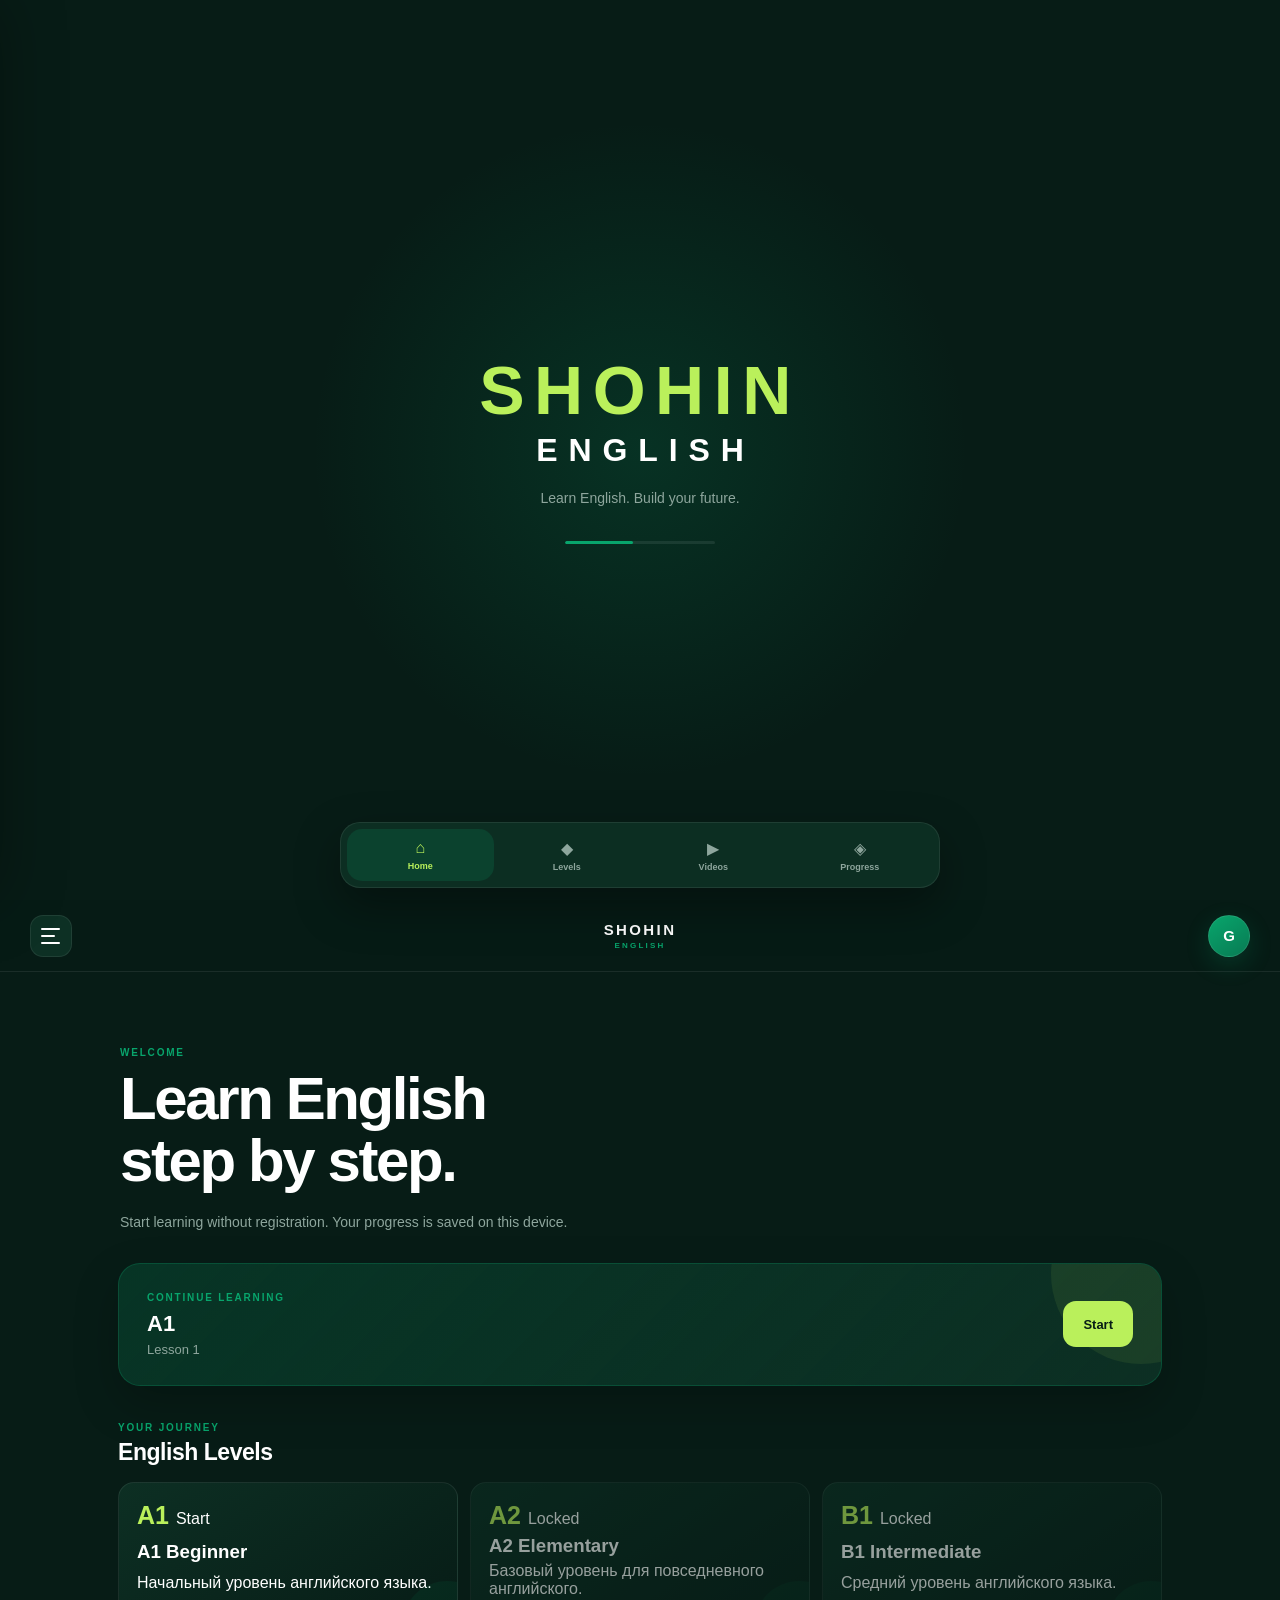
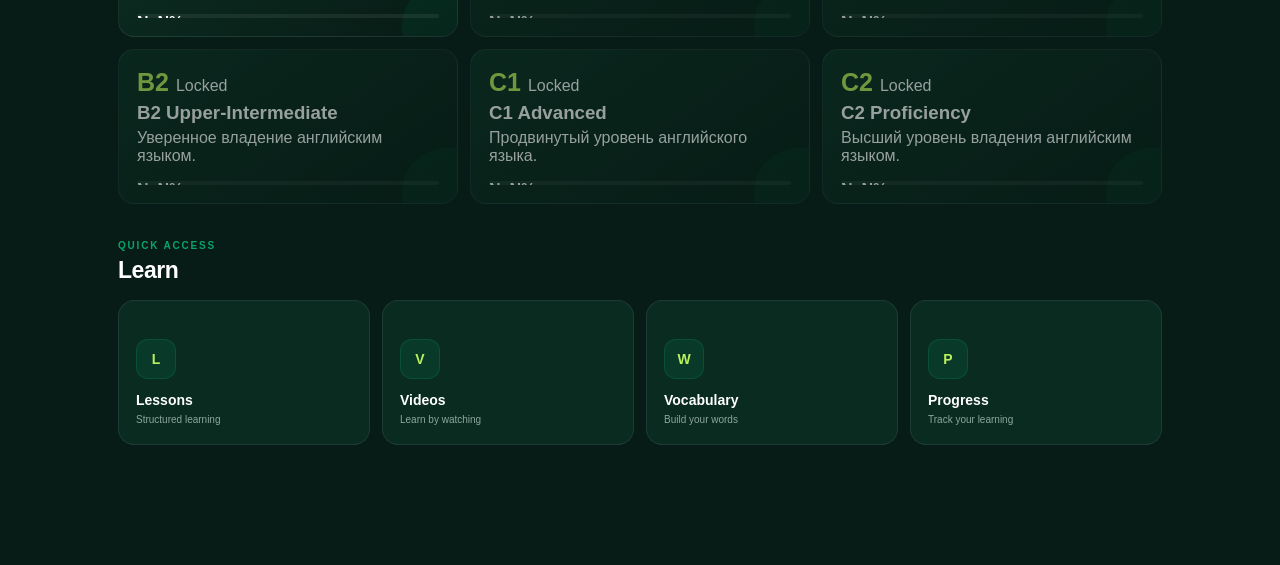
<file: index.html>
<!DOCTYPE html>
<html lang="en">
<head>
    <meta charset="UTF-8">

    <meta
        name="viewport"
        content="width=device-width, initial-scale=1.0, maximum-scale=1.0, user-scalable=no"
    >

    <meta
        name="theme-color"
        content="#071c16"
    >

    <meta
        name="description"
        content="SHOHIN ENGLISH — Learn English from Beginner to Proficiency"
    >

    <title>SHOHIN ENGLISH</title>

    <link rel="manifest" href="manifest.json">

    <link rel="stylesheet" href="css/style.css">
    <link rel="stylesheet" href="css/components.css">
</head>

<body>

    <!-- =====================================================
         SHOHIN ENGLISH
         USER APP
         No login required at the beginning
         ===================================================== -->

    <div id="app">

        <!-- ================= SPLASH ================= -->

        <section id="splash-screen" class="screen active">

            <div class="splash-content">

                <div class="brand-logo">
                    SHOHIN
                </div>

                <div class="brand-title">
                    ENGLISH
                </div>

                <p class="brand-subtitle">
                    Learn English. Build your future.
                </p>

                <div class="loading-line">
                    <div class="loading-progress"></div>
                </div>

            </div>

        </section>


        <!-- ================= MAIN APP ================= -->

        <section id="main-screen" class="screen">

            <!-- HEADER -->

            <header class="app-header">

                <button
                    id="menu-button"
                    class="icon-button"
                    type="button"
                    aria-label="Open menu"
                >
                    <span></span>
                    <span></span>
                    <span></span>
                </button>

                <div class="header-brand">
                    <strong>SHOHIN</strong>
                    <span>ENGLISH</span>
                </div>

                <button
                    id="profile-button"
                    class="profile-button"
                    type="button"
                    aria-label="Profile"
                >
                    G
                </button>

            </header>


            <!-- HOME -->

            <main id="home-view" class="view active">

                <section class="welcome-section">

                    <p class="eyebrow">
                        WELCOME
                    </p>

                    <h1>
                        Learn English<br>
                        step by step.
                    </h1>

                    <p class="welcome-text">
                        Start learning without registration.
                        Your progress is saved on this device.
                    </p>

                </section>


                <!-- CONTINUE LEARNING -->

                <section class="continue-card">

                    <div class="continue-info">

                        <span class="small-label">
                            CONTINUE LEARNING
                        </span>

                        <h2 id="continue-level">
                            A1 Beginner
                        </h2>

                        <p id="continue-lesson">
                            Start your first lesson
                        </p>

                    </div>

                    <button
                        id="continue-button"
                        class="primary-button"
                        type="button"
                    >
                        Start
                    </button>

                </section>


                <!-- LEVELS -->

                <section class="content-section">

                    <div class="section-heading">

                        <div>
                            <span class="small-label">
                                YOUR JOURNEY
                            </span>

                            <h2>
                                English Levels
                            </h2>
                        </div>

                    </div>


                    <div
                        id="levels-container"
                        class="levels-grid"
                    >

                        <!-- Levels are loaded by JavaScript -->

                    </div>

                </section>


                <!-- QUICK ACCESS -->

                <section class="content-section">

                    <div class="section-heading">

                        <div>
                            <span class="small-label">
                                QUICK ACCESS
                            </span>

                            <h2>
                                Learn
                            </h2>
                        </div>

                    </div>


                    <div class="quick-grid">

                        <button
                            class="quick-card"
                            data-action="lessons"
                            type="button"
                        >
                            <span class="quick-icon">
                                L
                            </span>

                            <strong>
                                Lessons
                            </strong>

                            <small>
                                Structured learning
                            </small>
                        </button>


                        <button
                            class="quick-card"
                            data-action="videos"
                            type="button"
                        >
                            <span class="quick-icon">
                                V
                            </span>

                            <strong>
                                Videos
                            </strong>

                            <small>
                                Learn by watching
                            </small>
                        </button>


                        <button
                            class="quick-card"
                            data-action="vocabulary"
                            type="button"
                        >
                            <span class="quick-icon">
                                W
                            </span>

                            <strong>
                                Vocabulary
                            </strong>

                            <small>
                                Build your words
                            </small>
                        </button>


                        <button
                            class="quick-card"
                            data-action="progress"
                            type="button"
                        >
                            <span class="quick-icon">
                                P
                            </span>

                            <strong>
                                Progress
                            </strong>

                            <small>
                                Track your learning
                            </small>
                        </button>

                    </div>

                </section>

            </main>


            <!-- ================= LEVEL VIEW ================= -->

            <main
                id="level-view"
                class="view"
                hidden
            >

                <div class="page-header">

                    <button
                        class="back-button"
                        data-back="home"
                        type="button"
                    >
                        ←
                    </button>

                    <div>
                        <span
                            id="level-code"
                            class="small-label"
                        >
                            A1
                        </span>

                        <h1 id="level-title">
                            Beginner
                        </h1>
                    </div>

                </div>


                <!-- LEVEL PROGRESS -->

                <section class="level-progress-card">

                    <div class="progress-top">

                        <span>
                            Level progress
                        </span>

                        <strong id="level-progress-text">
                            0%
                        </strong>

                    </div>

                    <div class="progress-bar">
                        <div
                            id="level-progress-bar"
                            class="progress-fill"
                        ></div>
                    </div>

                </section>


                <!-- LEVEL TABS -->

                <nav class="level-tabs">

                    <button
                        class="level-tab active"
                        data-level-tab="lessons"
                        type="button"
                    >
                        Lessons
                    </button>

                    <button
                        class="level-tab"
                        data-level-tab="videos"
                        type="button"
                    >
                        Videos
                    </button>

                    <button
                        class="level-tab"
                        data-level-tab="vocabulary"
                        type="button"
                    >
                        Vocabulary
                    </button>

                </nav>


                <!-- LESSONS TAB -->

                <section
                    id="level-lessons-tab"
                    class="level-tab-content active"
                >

                    <div
                        id="lessons-container"
                        class="lesson-list"
                    >
                        <!-- Lessons loaded here -->
                    </div>

                </section>


                <!-- VIDEOS TAB -->

                <section
                    id="level-videos-tab"
                    class="level-tab-content"
                    hidden
                >

                    <div class="section-intro">

                        <span class="small-label">
                            VIDEO LESSONS
                        </span>

                        <h2>
                            Learn through video
                        </h2>

                        <p>
                            Videos for this level will appear here.
                        </p>

                    </div>


                    <div
                        id="videos-container"
                        class="video-list"
                    >
                        <!-- Videos loaded here -->
                    </div>

                </section>


                <!-- VOCABULARY TAB -->

                <section
                    id="level-vocabulary-tab"
                    class="level-tab-content"
                    hidden
                >

                    <div class="section-intro">

                        <span class="small-label">
                            VOCABULARY
                        </span>

                        <h2>
                            Words for this level
                        </h2>

                        <p>
                            Vocabulary will be connected to lessons.
                        </p>

                    </div>


                    <div
                        id="vocabulary-container"
                        class="vocabulary-list"
                    >
                        <!-- Vocabulary loaded here -->
                    </div>

                </section>

            </main>


            <!-- ================= LESSON VIEW ================= -->

            <main
                id="lesson-view"
                class="view"
                hidden
            >

                <div class="page-header">

                    <button
                        class="back-button"
                        data-back="level"
                        type="button"
                    >
                        ←
                    </button>

                    <div>
                        <span
                            id="lesson-level"
                            class="small-label"
                        >
                            A1
                        </span>

                        <h1 id="lesson-title">
                            Lesson
                        </h1>
                    </div>

                </div>


                <section
                    id="lesson-player"
                    class="lesson-player"
                >

                    <div class="lesson-placeholder">

                        <span class="placeholder-number">
                            01
                        </span>

                        <h2>
                            Lesson content
                        </h2>

                        <p>
                            Lesson content will be added
                            through the Admin Panel.
                        </p>

                    </div>

                </section>

            </main>


            <!-- ================= VIDEO VIEW ================= -->

            <main
                id="video-view"
                class="view"
                hidden
            >

                <div class="page-header">

                    <button
                        class="back-button"
                        data-back="level"
                        type="button"
                    >
                        ←
                    </button>

                    <div>
                        <span
                            id="video-level"
                            class="small-label"
                        >
                            A1
                        </span>

                        <h1 id="video-title">
                            Video
                        </h1>
                    </div>

                </div>


                <section class="video-player">

                    <div
                        id="video-player-container"
                        class="video-player-container"
                    >

                        <div class="video-placeholder">
                            Video will appear here
                        </div>

                    </div>

                    <div class="video-information">

                        <h2 id="video-name">
                            Video lesson
                        </h2>

                        <p id="video-description">
                            Video description
                        </p>

                    </div>

                </section>

            </main>


            <!-- ================= PROGRESS VIEW ================= -->

            <main
                id="progress-view"
                class="view"
                hidden
            >

                <div class="page-header">

                    <button
                        class="back-button"
                        data-back="home"
                        type="button"
                    >
                        ←
                    </button>

                    <div>

                        <span class="small-label">
                            YOUR ACTIVITY
                        </span>

                        <h1>
                            Progress
                        </h1>

                    </div>

                </div>


                <section class="stats-grid">

                    <div class="stat-card">

                        <span>
                            Lessons
                        </span>

                        <strong id="stat-lessons">
                            0
                        </strong>

                    </div>


                    <div class="stat-card">

                        <span>
                            Videos
                        </span>

                        <strong id="stat-videos">
                            0
                        </strong>

                    </div>


                    <div class="stat-card">

                        <span>
                            Words
                        </span>

                        <strong id="stat-words">
                            0
                        </strong>

                    </div>


                    <div class="stat-card">

                        <span>
                            Days
                        </span>

                        <strong id="stat-days">
                            0
                        </strong>

                    </div>

                </section>

            </main>


            <!-- ================= MENU ================= -->

            <aside
                id="side-menu"
                class="side-menu"
                aria-hidden="true"
            >

                <div class="menu-header">

                    <div class="menu-brand">
                        <strong>SHOHIN</strong>
                        <span>ENGLISH</span>
                    </div>

                    <button
                        id="close-menu"
                        class="close-button"
                        type="button"
                        aria-label="Close menu"
                    >
                        ×
                    </button>

                </div>


                <nav class="menu-navigation">

                    <button
                        data-menu-action="home"
                        type="button"
                    >
                        Home
                    </button>

                    <button
                        data-menu-action="levels"
                        type="button"
                    >
                        Levels
                    </button>

                    <button
                        data-menu-action="videos"
                        type="button"
                    >
                        Videos
                    </button>

                    <button
                        data-menu-action="vocabulary"
                        type="button"
                    >
                        Vocabulary
                    </button>

                    <button
                        data-menu-action="progress"
                        type="button"
                    >
                        My Progress
                    </button>

                </nav>


                <div class="menu-footer">

                    <span>
                        SHOHIN ENGLISH
                    </span>

                    <small>
                        Learn without limits.
                    </small>

                </div>

            </aside>


            <div
                id="menu-overlay"
                class="menu-overlay"
                hidden
            ></div>


            <!-- ================= BOTTOM NAV ================= -->

            <nav class="bottom-navigation">

                <button
                    class="bottom-nav-item active"
                    data-nav="home"
                    type="button"
                >
                    <span>⌂</span>
                    <small>Home</small>
                </button>


                <button
                    class="bottom-nav-item"
                    data-nav="levels"
                    type="button"
                >
                    <span>◆</span>
                    <small>Levels</small>
                </button>


                <button
                    class="bottom-nav-item"
                    data-nav="videos"
                    type="button"
                >
                    <span>▶</span>
                    <small>Videos</small>
                </button>


                <button
                    class="bottom-nav-item"
                    data-nav="progress"
                    type="button"
                >
                    <span>◈</span>
                    <small>Progress</small>
                </button>

            </nav>

        </section>

    </div>


    <!-- ================= JAVASCRIPT ================= -->

    <script src="js/storage.js"></script>
    <script src="js/levels.js"></script>
    <script src="js/lessons.js"></script>
    <script src="js/lesson-player.js"></script>
    <script src="js/exercises.js"></script>
    <script src="js/tests.js"></script>
    <script src="js/progress.js"></script>
    <script src="js/app.js"></script>

</body>
</html>
</file>
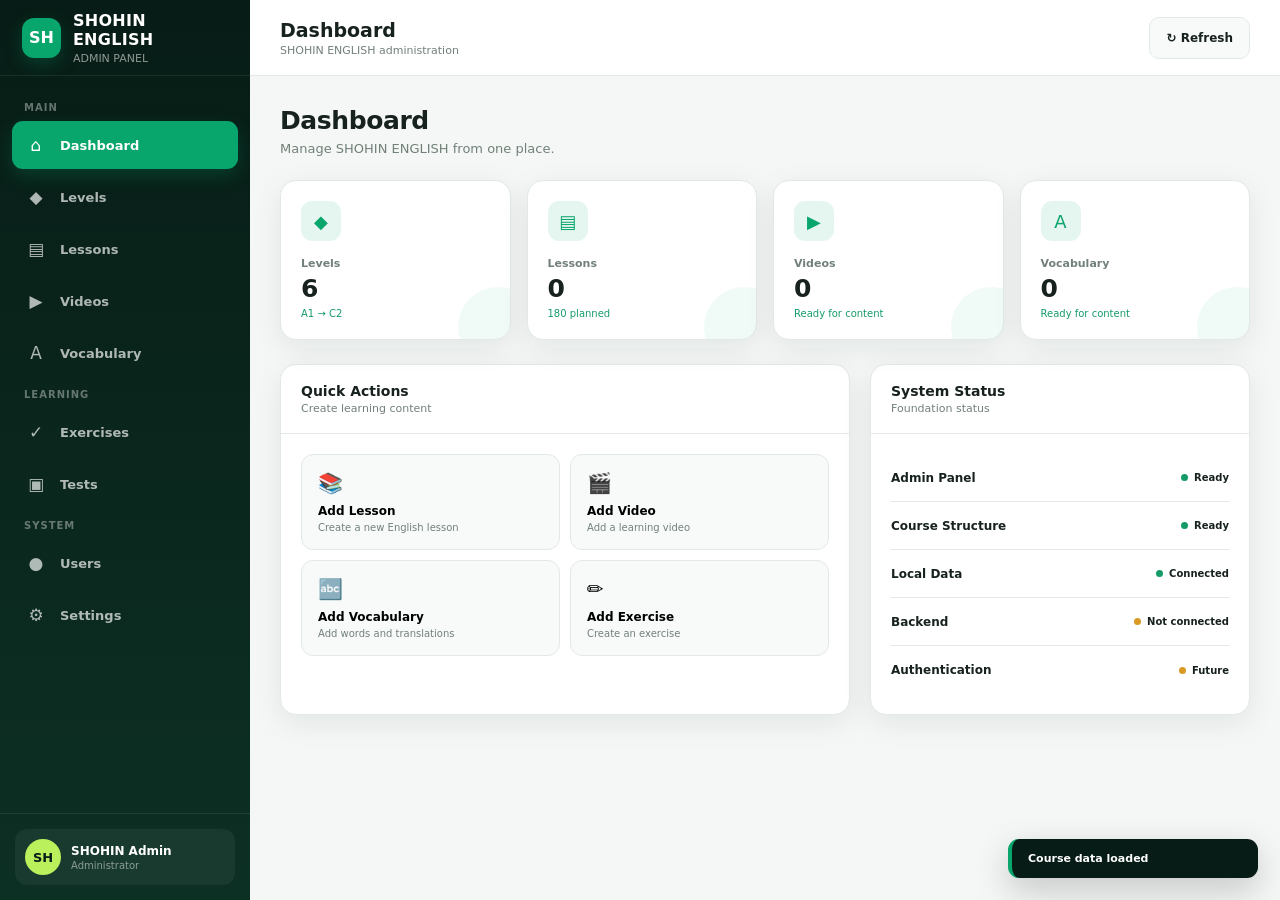
<file: ADMIN/index.html>
<!DOCTYPE html>
<html lang="en">
<head>
    <meta charset="UTF-8">

    <meta
        name="viewport"
        content="width=device-width, initial-scale=1.0"
    >

    <meta
        name="theme-color"
        content="#071c16"
    >

    <title>SHOHIN ENGLISH — Admin</title>

    <link
        rel="stylesheet"
        href="css/admin.css"
    >
</head>

<body>

<div class="admin-layout">

    <!-- =====================================================
         SIDEBAR
         ===================================================== -->

    <aside class="admin-sidebar">

        <div class="sidebar-brand">

            <div class="brand-mark">
                SH
            </div>

            <div class="brand-text">

                <div class="brand-title">
                    SHOHIN ENGLISH
                </div>

                <div class="brand-subtitle">
                    ADMIN PANEL
                </div>

            </div>

        </div>


        <nav class="sidebar-nav">

            <div class="nav-label">
                Main
            </div>

            <button
                class="sidebar-link active"
                data-section="dashboard"
            >
                <span class="nav-icon">⌂</span>
                <span class="nav-text">Dashboard</span>
            </button>


            <button
                class="sidebar-link"
                data-section="levels"
            >
                <span class="nav-icon">◆</span>
                <span class="nav-text">Levels</span>
            </button>


            <button
                class="sidebar-link"
                data-section="lessons"
            >
                <span class="nav-icon">▤</span>
                <span class="nav-text">Lessons</span>
            </button>


            <button
                class="sidebar-link"
                data-section="videos"
            >
                <span class="nav-icon">▶</span>
                <span class="nav-text">Videos</span>
            </button>


            <button
                class="sidebar-link"
                data-section="vocabulary"
            >
                <span class="nav-icon">A</span>
                <span class="nav-text">Vocabulary</span>
            </button>


            <div class="nav-label">
                Learning
            </div>


            <button
                class="sidebar-link"
                data-section="exercises"
            >
                <span class="nav-icon">✓</span>
                <span class="nav-text">Exercises</span>
            </button>


            <button
                class="sidebar-link"
                data-section="tests"
            >
                <span class="nav-icon">▣</span>
                <span class="nav-text">Tests</span>
            </button>


            <div class="nav-label">
                System
            </div>


            <button
                class="sidebar-link"
                data-section="users"
            >
                <span class="nav-icon">●</span>
                <span class="nav-text">Users</span>
            </button>


            <button
                class="sidebar-link"
                data-section="settings"
            >
                <span class="nav-icon">⚙</span>
                <span class="nav-text">Settings</span>
            </button>

        </nav>


        <div class="sidebar-footer">

            <div class="admin-user">

                <div class="admin-avatar">
                    SH
                </div>

                <div class="admin-user-info">

                    <div class="admin-user-name">
                        SHOHIN Admin
                    </div>

                    <div class="admin-user-role">
                        Administrator
                    </div>

                </div>

            </div>

        </div>

    </aside>


    <!-- =====================================================
         SIDEBAR OVERLAY
         ===================================================== -->

    <div class="sidebar-overlay"></div>


    <!-- =====================================================
         MAIN
         ===================================================== -->

    <main class="admin-main">


        <!-- =================================================
             HEADER
             ================================================= -->

        <header class="admin-header">

            <div class="header-left">

                <button
                    class="mobile-menu-btn"
                    data-mobile-menu
                    aria-label="Open menu"
                >
                    ☰
                </button>


                <div>

                    <div
                        class="header-title"
                        data-admin-title
                    >
                        Dashboard
                    </div>

                    <div
                        class="header-subtitle"
                        data-admin-subtitle
                    >
                        SHOHIN ENGLISH administration
                    </div>

                </div>

            </div>


            <div class="header-actions">

                <button
                    class="btn btn-secondary"
                    data-action="refresh-data"
                >
                    ↻ Refresh
                </button>

            </div>

        </header>


        <!-- =================================================
             CONTENT
             ================================================= -->

        <div class="admin-content">


            <!-- =================================================
                 DASHBOARD
                 ================================================= -->

            <section
                class="admin-section active"
                id="dashboard-section"
            >

                <div class="page-heading">

                    <div>

                        <h1>
                            Dashboard
                        </h1>

                        <p>
                            Manage SHOHIN ENGLISH from one place.
                        </p>

                    </div>

                </div>


                <!-- STATS -->

                <div class="stats-grid">


                    <div class="stat-card">

                        <div class="stat-top">

                            <div class="stat-icon">
                                ◆
                            </div>

                        </div>

                        <div class="stat-label">
                            Levels
                        </div>

                        <div
                            class="stat-value"
                            data-stat-levels
                        >
                            6
                        </div>

                        <div class="stat-change">
                            A1 → C2
                        </div>

                    </div>


                    <div class="stat-card">

                        <div class="stat-top">

                            <div class="stat-icon">
                                ▤
                            </div>

                        </div>

                        <div class="stat-label">
                            Lessons
                        </div>

                        <div
                            class="stat-value"
                            data-stat-lessons
                        >
                            0
                        </div>

                        <div class="stat-change">
                            180 planned
                        </div>

                    </div>


                    <div class="stat-card">

                        <div class="stat-top">

                            <div class="stat-icon">
                                ▶
                            </div>

                        </div>

                        <div class="stat-label">
                            Videos
                        </div>

                        <div
                            class="stat-value"
                            data-stat-videos
                        >
                            0
                        </div>

                        <div class="stat-change">
                            Ready for content
                        </div>

                    </div>


                    <div class="stat-card">

                        <div class="stat-top">

                            <div class="stat-icon">
                                A
                            </div>

                        </div>

                        <div class="stat-label">
                            Vocabulary
                        </div>

                        <div
                            class="stat-value"
                            data-stat-vocabulary
                        >
                            0
                        </div>

                        <div class="stat-change">
                            Ready for content
                        </div>

                    </div>

                </div>


                <!-- DASHBOARD GRID -->

                <div class="dashboard-grid">


                    <!-- QUICK ACTIONS -->

                    <div class="admin-card">

                        <div class="card-header">

                            <div>

                                <div class="card-title">
                                    Quick Actions
                                </div>

                                <div class="card-subtitle">
                                    Create learning content
                                </div>

                            </div>

                        </div>


                        <div class="card-body">

                            <div class="quick-actions">


                                <button
                                    class="quick-action"
                                    data-action="add-lesson"
                                >

                                    <div class="quick-action-icon">
                                        📚
                                    </div>

                                    <div class="quick-action-title">
                                        Add Lesson
                                    </div>

                                    <div class="quick-action-description">
                                        Create a new English lesson
                                    </div>

                                </button>


                                <button
                                    class="quick-action"
                                    data-action="add-video"
                                >

                                    <div class="quick-action-icon">
                                        🎬
                                    </div>

                                    <div class="quick-action-title">
                                        Add Video
                                    </div>

                                    <div class="quick-action-description">
                                        Add a learning video
                                    </div>

                                </button>


                                <button
                                    class="quick-action"
                                    data-action="add-vocabulary"
                                >

                                    <div class="quick-action-icon">
                                        🔤
                                    </div>

                                    <div class="quick-action-title">
                                        Add Vocabulary
                                    </div>

                                    <div class="quick-action-description">
                                        Add words and translations
                                    </div>

                                </button>


                                <button
                                    class="quick-action"
                                    data-action="add-exercise"
                                >

                                    <div class="quick-action-icon">
                                        ✏️
                                    </div>

                                    <div class="quick-action-title">
                                        Add Exercise
                                    </div>

                                    <div class="quick-action-description">
                                        Create an exercise
                                    </div>

                                </button>


                            </div>

                        </div>

                    </div>


                    <!-- SYSTEM STATUS -->

                    <div class="admin-card">

                        <div class="card-header">

                            <div>

                                <div class="card-title">
                                    System Status
                                </div>

                                <div class="card-subtitle">
                                    Foundation status
                                </div>

                            </div>

                        </div>


                        <div class="card-body">

                            <div class="status-list">


                                <div class="status-row">

                                    <div class="status-name">
                                        Admin Panel
                                    </div>

                                    <div class="status-value">

                                        <span class="status-dot"></span>

                                        Ready

                                    </div>

                                </div>


                                <div class="status-row">

                                    <div class="status-name">
                                        Course Structure
                                    </div>

                                    <div class="status-value">

                                        <span class="status-dot"></span>

                                        Ready

                                    </div>

                                </div>


                                <div class="status-row">

                                    <div class="status-name">
                                        Local Data
                                    </div>

                                    <div class="status-value">

                                        <span class="status-dot"></span>

                                        Connected

                                    </div>

                                </div>


                                <div class="status-row">

                                    <div class="status-name">
                                        Backend
                                    </div>

                                    <div class="status-value">

                                        <span class="status-dot warning"></span>

                                        Not connected

                                    </div>

                                </div>


                                <div class="status-row">

                                    <div class="status-name">
                                        Authentication
                                    </div>

                                    <div class="status-value">

                                        <span class="status-dot warning"></span>

                                        Future

                                    </div>

                                </div>


                            </div>

                        </div>

                    </div>

                </div>

            </section>


            <!-- =================================================
                 LEVELS
                 ================================================= -->

            <section
                class="admin-section"
                id="levels-section"
            >

                <div class="page-heading">

                    <div>

                        <h1>
                            Levels
                        </h1>

                        <p>
                            Manage the six CEFR levels.
                        </p>

                    </div>

                </div>


                <div
                    class="levels-grid"
                    data-levels-list
                ></div>

            </section>


            <!-- =================================================
                 LESSONS
                 ================================================= -->

            <section
                class="admin-section"
                id="lessons-section"
            >

                <div class="page-heading">

                    <div>

                        <h1>
                            Lessons
                        </h1>

                        <p>
                            Manage all 180 planned lessons.
                        </p>

                    </div>


                    <button
                        class="btn btn-primary"
                        data-action="add-lesson"
                    >
                        + Add Lesson
                    </button>

                </div>


                <div
                    class="admin-card"
                    data-lessons-table
                ></div>

            </section>


            <!-- =================================================
                 VIDEOS
                 ================================================= -->

            <section
                class="admin-section"
                id="videos-section"
            >

                <div class="page-heading">

                    <div>

                        <h1>
                            Videos
                        </h1>

                        <p>
                            Manage learning videos by level and lesson.
                        </p>

                    </div>


                    <button
                        class="btn btn-primary"
                        data-action="add-video"
                    >
                        + Add Video
                    </button>

                </div>


                <div
                    class="admin-card"
                    data-videos-table
                ></div>

            </section>


            <!-- =================================================
                 VOCABULARY
                 ================================================= -->

            <section
                class="admin-section"
                id="vocabulary-section"
            >

                <div class="page-heading">

                    <div>

                        <h1>
                            Vocabulary
                        </h1>

                        <p>
                            Manage English words and translations.
                        </p>

                    </div>


                    <button
                        class="btn btn-primary"
                        data-action="add-vocabulary"
                    >
                        + Add Word
                    </button>

                </div>


                <div
                    class="admin-card"
                    data-vocabulary-table
                ></div>

            </section>


            <!-- =================================================
                 EXERCISES
                 ================================================= -->

            <section
                class="admin-section"
                id="exercises-section"
            >

                <div class="page-heading">

                    <div>

                        <h1>
                            Exercises
                        </h1>

                        <p>
                            Manage exercises used inside lessons.
                        </p>

                    </div>


                    <button
                        class="btn btn-primary"
                        data-action="add-exercise"
                    >
                        + Add Exercise
                    </button>

                </div>


                <div
                    class="admin-card"
                    data-exercises-table
                ></div>

            </section>


            <!-- =================================================
                 TESTS
                 ================================================= -->

            <section
                class="admin-section"
                id="tests-section"
            >

                <div class="page-heading">

                    <div>

                        <h1>
                            Tests
                        </h1>

                        <p>
                            Manage lesson tests and level assessments.
                        </p>

                    </div>


                    <button
                        class="btn btn-primary"
                        data-action="add-test"
                    >
                        + Add Test
                    </button>

                </div>


                <div
                    class="admin-card"
                    data-tests-table
                ></div>

            </section>


            <!-- =================================================
                 USERS
                 ================================================= -->

            <section
                class="admin-section"
                id="users-section"
            >

                <div class="page-heading">

                    <div>

                        <h1>
                            Users
                        </h1>

                        <p>
                            User accounts will be connected later.
                        </p>

                    </div>

                </div>


                <div
                    class="admin-card"
                    data-users-table
                ></div>

            </section>


            <!-- =================================================
                 SETTINGS
                 ================================================= -->

            <section
                class="admin-section"
                id="settings-section"
            >

                <div class="page-heading">

                    <div>

                        <h1>
                            Settings
                        </h1>

                        <p>
                            Application configuration.
                        </p>

                    </div>

                </div>


                <div
                    data-settings-container
                ></div>

            </section>


        </div>

    </main>

</div>


<!-- =========================================================
     JAVASCRIPT
     ========================================================= -->

<script src="js/admin.js"></script>

</body>
</html>
</file>
<file: css/style.css>
/* =========================================================
   SHOHIN ENGLISH — MAIN STYLE
   SHOHIN BRAND COLORS — НЕ МЕНЯТЬ
   ========================================================= */

:root {

    /* SHOHIN BRAND COLORS — НЕ МЕНЯТЬ */
    --dark: #071c16;
    --dark2: #0d3024;
    --green: #08a56c;
    --green2: #087b53;
    --lime: #baf05b;

    --white: #ffffff;
    --cream: #f5f8f6;
    --muted: #8ea69d;
    --muted2: #688078;

    --border: rgba(255, 255, 255, 0.08);
    --border-green: rgba(8, 165, 108, 0.25);

    --danger: #ff5c67;
    --warning: #f3c85b;

    --radius-sm: 10px;
    --radius-md: 16px;
    --radius-lg: 22px;
    --radius-xl: 28px;

    --shadow:
        0 18px 45px rgba(0, 0, 0, 0.22);

    --transition:
        0.22s ease;
}


/* =========================================================
   RESET
   ========================================================= */

* {
    box-sizing: border-box;
    margin: 0;
    padding: 0;
}

html {
    width: 100%;
    min-height: 100%;
    background: var(--dark);
    scroll-behavior: smooth;
}

body {
    width: 100%;
    min-height: 100vh;

    background:
        radial-gradient(
            circle at top right,
            rgba(8, 165, 108, 0.10),
            transparent 35%
        ),
        var(--dark);

    color: var(--white);

    font-family:
        Inter,
        -apple-system,
        BlinkMacSystemFont,
        "Segoe UI",
        Roboto,
        Arial,
        sans-serif;

    -webkit-font-smoothing: antialiased;
    text-rendering: optimizeLegibility;

    overflow-x: hidden;
}

button,
input,
textarea,
select {
    font: inherit;
}

button {
    border: 0;
    outline: none;
    cursor: pointer;
}

button:focus-visible {
    outline: 2px solid var(--lime);
    outline-offset: 3px;
}

a {
    color: inherit;
    text-decoration: none;
}

img {
    display: block;
    max-width: 100%;
}

ul,
ol {
    list-style: none;
}


/* =========================================================
   APP
   ========================================================= */

#app {
    width: 100%;
    min-height: 100vh;
}


/* =========================================================
   SCREENS
   ========================================================= */

.screen {
    width: 100%;
    min-height: 100vh;
}

.screen:not(.active) {
    display: none;
}


/* =========================================================
   SPLASH
   ========================================================= */

#splash-screen {
    min-height: 100vh;

    display: flex;
    align-items: center;
    justify-content: center;

    background:
        radial-gradient(
            circle at center,
            rgba(8, 165, 108, 0.16),
            transparent 42%
        ),
        var(--dark);
}

.splash-content {
    width: min(90%, 420px);
    text-align: center;
}

.brand-logo {
    color: var(--lime);

    font-size: clamp(42px, 12vw, 68px);
    font-weight: 900;
    letter-spacing: 0.14em;

    line-height: 1;
}

.brand-title {
    margin-top: 8px;

    color: var(--white);

    font-size: clamp(21px, 6vw, 32px);
    font-weight: 700;
    letter-spacing: 0.34em;

    padding-left: 0.34em;
}

.brand-subtitle {
    margin-top: 18px;

    color: var(--muted);

    font-size: 14px;
    line-height: 1.6;
}

.loading-line {
    width: 150px;
    height: 3px;

    margin: 32px auto 0;

    overflow: hidden;

    background: rgba(255, 255, 255, 0.08);
    border-radius: 20px;
}

.loading-progress {
    width: 45%;
    height: 100%;

    background: var(--green);

    border-radius: inherit;

    animation: loading 1.5s ease-in-out infinite;
}

@keyframes loading {

    0% {
        transform: translateX(-120%);
    }

    100% {
        transform: translateX(350%);
    }
}


/* =========================================================
   MAIN SCREEN
   ========================================================= */

#main-screen {
    position: relative;

    min-height: 100vh;

    padding-bottom: 90px;
}


/* =========================================================
   HEADER
   ========================================================= */

.app-header {
    position: sticky;
    top: 0;
    z-index: 50;

    height: 72px;

    display: flex;
    align-items: center;
    justify-content: space-between;

    padding: 0 18px;

    background:
        rgba(7, 28, 22, 0.88);

    border-bottom: 1px solid var(--border);

    backdrop-filter: blur(18px);
    -webkit-backdrop-filter: blur(18px);
}

.header-brand {
    display: flex;
    flex-direction: column;
    align-items: center;

    line-height: 1;
}

.header-brand strong {
    color: var(--white);

    font-size: 15px;
    font-weight: 900;
    letter-spacing: 0.16em;
}

.header-brand span {
    margin-top: 5px;

    color: var(--green);

    font-size: 8px;
    font-weight: 800;
    letter-spacing: 0.28em;
}


/* =========================================================
   ICON BUTTON
   ========================================================= */

.icon-button {
    width: 42px;
    height: 42px;

    display: flex;
    flex-direction: column;
    justify-content: center;
    gap: 5px;

    padding: 10px;

    background: var(--dark2);

    border: 1px solid var(--border);
    border-radius: 13px;
}

.icon-button span {
    display: block;

    width: 19px;
    height: 2px;

    background: var(--white);

    border-radius: 5px;
}

.icon-button span:nth-child(2) {
    width: 14px;
}


/* =========================================================
   PROFILE BUTTON
   ========================================================= */

.profile-button {
    width: 42px;
    height: 42px;

    display: grid;
    place-items: center;

    background:
        linear-gradient(
            145deg,
            var(--green),
            var(--green2)
        );

    color: var(--white);

    border: 1px solid rgba(255, 255, 255, 0.10);
    border-radius: 50%;

    font-size: 15px;
    font-weight: 800;

    box-shadow:
        0 8px 24px rgba(8, 165, 108, 0.20);
}


/* =========================================================
   VIEWS
   ========================================================= */

.view {
    width: min(100%, 1100px);

    margin: 0 auto;

    padding: 30px 18px 30px;
}

.view[hidden] {
    display: none !important;
}


/* =========================================================
   HOME
   ========================================================= */

.welcome-section {
    padding: 22px 2px 28px;
}

.eyebrow,
.small-label {
    display: block;

    color: var(--green);

    font-size: 10px;
    font-weight: 800;

    letter-spacing: 0.18em;
    text-transform: uppercase;
}

.welcome-section h1 {
    margin-top: 10px;

    max-width: 650px;

    color: var(--white);

    font-size: clamp(34px, 9vw, 60px);
    line-height: 1.04;

    font-weight: 850;

    letter-spacing: -0.04em;
}

.welcome-text {
    max-width: 620px;

    margin-top: 18px;

    color: var(--muted);

    font-size: 14px;
    line-height: 1.7;
}


/* =========================================================
   CONTINUE CARD
   ========================================================= */

.continue-card {
    position: relative;

    overflow: hidden;

    display: flex;
    align-items: center;
    justify-content: space-between;

    gap: 20px;

    padding: 22px;

    background:
        linear-gradient(
            135deg,
            rgba(8, 165, 108, 0.18),
            rgba(13, 48, 36, 0.96)
        );

    border: 1px solid var(--border-green);
    border-radius: var(--radius-lg);

    box-shadow: var(--shadow);
}

.continue-card::after {
    content: "";

    position: absolute;

    width: 180px;
    height: 180px;

    right: -70px;
    top: -80px;

    background: rgba(186, 240, 91, 0.08);

    border-radius: 50%;
}

.continue-info {
    position: relative;
    z-index: 1;

    min-width: 0;
}

.continue-info h2 {
    margin-top: 8px;

    font-size: 22px;
    font-weight: 800;
}

.continue-info p {
    margin-top: 5px;

    color: var(--muted);

    font-size: 13px;
}

.primary-button {
    position: relative;
    z-index: 2;

    flex-shrink: 0;

    min-height: 46px;

    padding: 0 20px;

    background: var(--lime);

    color: var(--dark);

    border-radius: 13px;

    font-size: 13px;
    font-weight: 850;

    transition:
        transform var(--transition),
        box-shadow var(--transition);
}

.primary-button:hover {
    transform: translateY(-2px);

    box-shadow:
        0 10px 25px rgba(186, 240, 91, 0.18);
}

.primary-button:active {
    transform: scale(0.97);
}


/* =========================================================
   CONTENT SECTION
   ========================================================= */

.content-section {
    margin-top: 36px;
}

.section-heading {
    display: flex;
    align-items: flex-end;
    justify-content: space-between;

    margin-bottom: 16px;
}

.section-heading h2 {
    margin-top: 6px;

    font-size: 23px;
    font-weight: 800;
    letter-spacing: -0.02em;
}


/* =========================================================
   LEVEL GRID
   ========================================================= */

.levels-grid {
    display: grid;

    grid-template-columns:
        repeat(2, minmax(0, 1fr));

    gap: 12px;
}

.level-card {
    position: relative;

    min-height: 155px;

    display: flex;
    flex-direction: column;
    justify-content: space-between;

    padding: 18px;

    overflow: hidden;

    background:
        linear-gradient(
            145deg,
            rgba(13, 48, 36, 0.98),
            rgba(7, 28, 22, 0.98)
        );

    border: 1px solid var(--border);
    border-radius: var(--radius-md);

    text-align: left;

    transition:
        transform var(--transition),
        border-color var(--transition),
        background var(--transition);
}

.level-card::before {
    content: "";

    position: absolute;

    width: 90px;
    height: 90px;

    right: -35px;
    bottom: -35px;

    background: rgba(8, 165, 108, 0.08);

    border-radius: 50%;
}

.level-card:hover {
    transform: translateY(-3px);

    border-color: var(--border-green);
}

.level-code {
    position: relative;
    z-index: 1;

    color: var(--lime);

    font-size: 25px;
    font-weight: 900;
}

.level-name {
    position: relative;
    z-index: 1;

    margin-top: 5px;

    color: var(--white);

    font-size: 14px;
    font-weight: 750;
}

.level-lessons {
    position: relative;
    z-index: 1;

    color: var(--muted);

    font-size: 11px;
}


/* =========================================================
   QUICK GRID
   ========================================================= */

.quick-grid {
    display: grid;

    grid-template-columns:
        repeat(2, minmax(0, 1fr));

    gap: 12px;
}

.quick-card {
    min-height: 145px;

    display: flex;
    flex-direction: column;
    align-items: flex-start;
    justify-content: flex-end;

    padding: 17px;

    background: rgba(13, 48, 36, 0.75);

    border: 1px solid var(--border);
    border-radius: var(--radius-md);

    color: var(--white);

    text-align: left;

    transition:
        transform var(--transition),
        border-color var(--transition);
}

.quick-card:hover {
    transform: translateY(-3px);
    border-color: var(--border-green);
}

.quick-card strong {
    margin-top: 13px;

    font-size: 14px;
}

.quick-card small {
    margin-top: 5px;

    color: var(--muted);

    font-size: 10px;
    line-height: 1.4;
}

.quick-icon {
    width: 40px;
    height: 40px;

    display: grid;
    place-items: center;

    background:
        rgba(8, 165, 108, 0.13);

    color: var(--lime);

    border: 1px solid rgba(8, 165, 108, 0.22);
    border-radius: 12px;

    font-size: 14px;
    font-weight: 900;
}


/* =========================================================
   PAGE HEADER
   ========================================================= */

.page-header {
    display: flex;
    align-items: center;

    gap: 14px;

    margin-bottom: 24px;
}

.page-header h1 {
    margin-top: 5px;

    font-size: 27px;
    font-weight: 850;

    letter-spacing: -0.03em;
}

.back-button {
    width: 44px;
    height: 44px;

    flex-shrink: 0;

    display: grid;
    place-items: center;

    background: var(--dark2);

    color: var(--white);

    border: 1px solid var(--border);
    border-radius: 13px;

    font-size: 21px;

    transition:
        background var(--transition),
        transform var(--transition);
}

.back-button:hover {
    background: var(--green2);
}

.back-button:active {
    transform: scale(0.95);
}


/* =========================================================
   LEVEL PROGRESS
   ========================================================= */

.level-progress-card {
    padding: 18px;

    background: var(--dark2);

    border: 1px solid var(--border);
    border-radius: var(--radius-md);
}

.progress-top {
    display: flex;
    justify-content: space-between;
    align-items: center;

    color: var(--muted);

    font-size: 12px;
}

.progress-top strong {
    color: var(--lime);

    font-size: 13px;
}

.progress-bar {
    width: 100%;
    height: 7px;

    margin-top: 13px;

    overflow: hidden;

    background: rgba(255, 255, 255, 0.07);

    border-radius: 20px;
}

.progress-fill {
    width: 0;
    height: 100%;

    background:
        linear-gradient(
            90deg,
            var(--green),
            var(--lime)
        );

    border-radius: inherit;

    transition: width 0.4s ease;
}


/* =========================================================
   LEVEL TABS
   ========================================================= */

.level-tabs {
    display: flex;

    gap: 7px;

    margin: 22px 0 18px;

    padding: 5px;

    background: var(--dark2);

    border: 1px solid var(--border);
    border-radius: 14px;
}

.level-tab {
    flex: 1;

    min-height: 40px;

    padding: 0 10px;

    background: transparent;

    color: var(--muted);

    border-radius: 10px;

    font-size: 11px;
    font-weight: 750;

    transition:
        background var(--transition),
        color var(--transition);
}

.level-tab.active {
    background: var(--green2);

    color: var(--white);
}


/* =========================================================
   TAB CONTENT
   ========================================================= */

.level-tab-content {
    display: block;
}

.level-tab-content[hidden] {
    display: none !important;
}

.section-intro {
    margin-bottom: 18px;
}

.section-intro h2 {
    margin-top: 7px;

    font-size: 22px;
    font-weight: 800;
}

.section-intro p {
    margin-top: 7px;

    color: var(--muted);

    font-size: 13px;
    line-height: 1.6;
}


/* =========================================================
   LESSON LIST
   ========================================================= */

.lesson-list {
    display: flex;
    flex-direction: column;

    gap: 10px;
}

.lesson-card {
    display: flex;
    align-items: center;

    gap: 13px;

    min-height: 76px;

    padding: 13px 15px;

    background: var(--dark2);

    border: 1px solid var(--border);
    border-radius: var(--radius-md);

    text-align: left;

    transition:
        border-color var(--transition),
        transform var(--transition);
}

.lesson-card:hover {
    transform: translateX(2px);
    border-color: var(--border-green);
}

.lesson-number {
    width: 42px;
    height: 42px;

    flex-shrink: 0;

    display: grid;
    place-items: center;

    background: rgba(8, 165, 108, 0.10);

    color: var(--lime);

    border: 1px solid rgba(8, 165, 108, 0.18);
    border-radius: 12px;

    font-size: 11px;
    font-weight: 850;
}

.lesson-info {
    min-width: 0;
    flex: 1;
}

.lesson-info strong {
    display: block;

    overflow: hidden;

    color: var(--white);

    font-size: 13px;

    white-space: nowrap;
    text-overflow: ellipsis;
}

.lesson-info span {
    display: block;

    margin-top: 5px;

    color: var(--muted);

    font-size: 10px;
}

.lesson-status {
    flex-shrink: 0;

    color: var(--green);

    font-size: 12px;
}


/* =========================================================
   VIDEO LIST
   ========================================================= */

.video-list {
    display: grid;

    grid-template-columns:
        repeat(1, minmax(0, 1fr));

    gap: 14px;
}

.video-card {
    overflow: hidden;

    background: var(--dark2);

    border: 1px solid var(--border);
    border-radius: var(--radius-md);

    transition:
        transform var(--transition),
        border-color var(--transition);
}

.video-card:hover {
    transform: translateY(-3px);
    border-color: var(--border-green);
}

.video-thumbnail {
    position: relative;

    aspect-ratio: 16 / 9;

    display: grid;
    place-items: center;

    background:
        linear-gradient(
            135deg,
            var(--dark2),
            #123d2e
        );

    color: var(--lime);
}

.video-play {
    width: 52px;
    height: 52px;

    display: grid;
    place-items: center;

    background: var(--green);

    color: var(--white);

    border-radius: 50%;

    box-shadow:
        0 10px 25px rgba(8, 165, 108, 0.25);
}

.video-card-info {
    padding: 15px;
}

.video-card-info strong {
    display: block;

    font-size: 14px;
}

.video-card-info p {
    margin-top: 6px;

    color: var(--muted);

    font-size: 11px;
    line-height: 1.5;
}


/* =========================================================
   VIDEO PLAYER
   ========================================================= */

.video-player-container {
    width: 100%;

    overflow: hidden;

    aspect-ratio: 16 / 9;

    display: grid;
    place-items: center;

    background: #000;

    border-radius: var(--radius-lg);

    border: 1px solid var(--border);
}

.video-player-container iframe,
.video-player-container video {
    width: 100%;
    height: 100%;

    border: 0;
}

.video-placeholder {
    color: var(--muted);

    font-size: 13px;
}

.video-information {
    padding: 18px 2px;
}

.video-information h2 {
    font-size: 22px;
    font-weight: 800;
}

.video-information p {
    margin-top: 8px;

    color: var(--muted);

    font-size: 13px;
    line-height: 1.6;
}


/* =========================================================
   VOCABULARY
   ========================================================= */

.vocabulary-list {
    display: flex;
    flex-direction: column;

    gap: 9px;
}

.word-card {
    display: flex;
    align-items: center;
    justify-content: space-between;

    padding: 15px 17px;

    background: var(--dark2);

    border: 1px solid var(--border);
    border-radius: 13px;
}

.word-card strong {
    font-size: 14px;
}

.word-card span {
    color: var(--muted);

    font-size: 12px;
}


/* =========================================================
   LESSON PLAYER
   ========================================================= */

.lesson-player {
    min-height: 400px;
}

.lesson-placeholder {
    min-height: 350px;

    display: flex;
    flex-direction: column;
    align-items: center;
    justify-content: center;

    padding: 30px;

    background:
        radial-gradient(
            circle at center,
            rgba(8, 165, 108, 0.09),
            transparent 50%
        ),
        var(--dark2);

    border: 1px solid var(--border);
    border-radius: var(--radius-lg);

    text-align: center;
}

.placeholder-number {
    width: 70px;
    height: 70px;

    display: grid;
    place-items: center;

    background: rgba(8, 165, 108, 0.12);

    color: var(--lime);

    border: 1px solid var(--border-green);
    border-radius: 20px;

    font-size: 20px;
    font-weight: 900;
}

.lesson-placeholder h2 {
    margin-top: 20px;

    font-size: 22px;
}

.lesson-placeholder p {
    max-width: 420px;

    margin-top: 8px;

    color: var(--muted);

    font-size: 13px;
    line-height: 1.6;
}


/* =========================================================
   PROGRESS STATS
   ========================================================= */

.stats-grid {
    display: grid;

    grid-template-columns:
        repeat(2, minmax(0, 1fr));

    gap: 12px;
}

.stat-card {
    padding: 20px;

    background: var(--dark2);

    border: 1px solid var(--border);
    border-radius: var(--radius-md);
}

.stat-card span {
    display: block;

    color: var(--muted);

    font-size: 11px;
}

.stat-card strong {
    display: block;

    margin-top: 8px;

    color: var(--lime);

    font-size: 30px;
    font-weight: 900;
}


/* =========================================================
   SIDE MENU
   ========================================================= */

.side-menu {
    position: fixed;

    z-index: 100;

    top: 0;
    left: 0;

    width: min(88vw, 360px);
    height: 100vh;

    display: flex;
    flex-direction: column;

    padding: 22px;

    background:
        linear-gradient(
            180deg,
            var(--dark2),
            var(--dark)
        );

    border-right: 1px solid var(--border);

    transform: translateX(-105%);

    transition:
        transform 0.28s ease;

    box-shadow:
        20px 0 60px rgba(0, 0, 0, 0.30);
}

.side-menu.open {
    transform: translateX(0);
}

.menu-header {
    display: flex;
    align-items: center;
    justify-content: space-between;

    padding-bottom: 22px;

    border-bottom: 1px solid var(--border);
}

.menu-brand {
    display: flex;
    flex-direction: column;
}

.menu-brand strong {
    font-size: 18px;
    letter-spacing: 0.13em;
}

.menu-brand span {
    margin-top: 5px;

    color: var(--green);

    font-size: 9px;
    font-weight: 800;
    letter-spacing: 0.28em;
}

.close-button {
    width: 40px;
    height: 40px;

    background: rgba(255, 255, 255, 0.05);

    color: var(--white);

    border: 1px solid var(--border);
    border-radius: 12px;

    font-size: 24px;
}

.menu-navigation {
    display: flex;
    flex-direction: column;

    gap: 5px;

    margin-top: 25px;
}

.menu-navigation button {
    width: 100%;

    min-height: 50px;

    padding: 0 15px;

    background: transparent;

    color: var(--muted);

    border-radius: 12px;

    text-align: left;

    font-size: 14px;
    font-weight: 650;

    transition:
        background var(--transition),
        color var(--transition);
}

.menu-navigation button:hover {
    background: rgba(8, 165, 108, 0.10);
    color: var(--white);
}

.menu-footer {
    margin-top: auto;

    padding-top: 20px;

    border-top: 1px solid var(--border);
}

.menu-footer span {
    display: block;

    color: var(--green);

    font-size: 10px;
    font-weight: 800;

    letter-spacing: 0.15em;
}

.menu-footer small {
    display: block;

    margin-top: 7px;

    color: var(--muted);

    font-size: 10px;
}


/* =========================================================
   MENU OVERLAY
   ========================================================= */

.menu-overlay {
    position: fixed;

    z-index: 90;

    inset: 0;

    background: rgba(0, 0, 0, 0.55);

    backdrop-filter: blur(3px);
    -webkit-backdrop-filter: blur(3px);
}

.menu-overlay[hidden] {
    display: none;
}


/* =========================================================
   BOTTOM NAVIGATION
   ========================================================= */

.bottom-navigation {
    position: fixed;

    z-index: 70;

    left: 50%;
    bottom: 12px;

    transform: translateX(-50%);

    width: min(
        calc(100% - 24px),
        600px
    );

    min-height: 66px;

    display: grid;

    grid-template-columns:
        repeat(4, 1fr);

    padding: 6px;

    background:
        rgba(13, 48, 36, 0.94);

    border: 1px solid var(--border);

    border-radius: 20px;

    box-shadow:
        0 18px 45px rgba(0, 0, 0, 0.35);

    backdrop-filter: blur(18px);
    -webkit-backdrop-filter: blur(18px);
}

.bottom-nav-item {
    display: flex;
    flex-direction: column;
    align-items: center;
    justify-content: center;

    gap: 4px;

    background: transparent;

    color: var(--muted);

    border-radius: 15px;

    transition:
        background var(--transition),
        color var(--transition);
}

.bottom-nav-item span {
    font-size: 16px;
}

.bottom-nav-item small {
    font-size: 9px;
    font-weight: 650;
}

.bottom-nav-item.active {
    background: rgba(8, 165, 108, 0.16);

    color: var(--lime);
}


/* =========================================================
   EMPTY STATE
   ========================================================= */

.empty-state {
    padding: 35px 20px;

    background: var(--dark2);

    border: 1px dashed rgba(255, 255, 255, 0.12);
    border-radius: var(--radius-md);

    text-align: center;
}

.empty-state strong {
    display: block;

    font-size: 15px;
}

.empty-state p {
    margin-top: 7px;

    color: var(--muted);

    font-size: 12px;
    line-height: 1.5;
}


/* =========================================================
   RESPONSIVE — TABLET
   ========================================================= */

@media (min-width: 600px) {

    .view {
        padding-left: 28px;
        padding-right: 28px;
    }

    .levels-grid {
        grid-template-columns:
            repeat(3, minmax(0, 1fr));
    }

    .quick-grid {
        grid-template-columns:
            repeat(4, minmax(0, 1fr));
    }

    .video-list {
        grid-template-columns:
            repeat(2, minmax(0, 1fr));
    }

    .stats-grid {
        grid-template-columns:
            repeat(4, minmax(0, 1fr));
    }

}


/* =========================================================
   RESPONSIVE — DESKTOP
   ========================================================= */

@media (min-width: 900px) {

    .app-header {
        padding-left: 30px;
        padding-right: 30px;
    }

    .welcome-section {
        padding-top: 45px;
    }

    .continue-card {
        padding: 28px;
    }

    .levels-grid {
        grid-template-columns:
            repeat(3, minmax(0, 1fr));
    }

    .video-list {
        grid-template-columns:
            repeat(3, minmax(0, 1fr));
    }

    .bottom-navigation {
        bottom: 20px;
    }

}


/* =========================================================
   SAFE AREA — MOBILE
   ========================================================= */

@supports (padding-bottom: env(safe-area-inset-bottom)) {

    .bottom-navigation {
        bottom:
            calc(
                12px +
                env(safe-area-inset-bottom)
            );
    }

}


/* =========================================================
   REDUCED MOTION
   ========================================================= */

@media (prefers-reduced-motion: reduce) {

    *,
    *::before,
    *::after {
        scroll-behavior: auto !important;

        animation-duration: 0.01ms !important;
        animation-iteration-count: 1 !important;

        transition-duration: 0.01ms !important;
    }

}
</file>
<file: css/components.css>
/* =========================================================
   SHOHIN ENGLISH — COMPONENTS
   SHOHIN BRAND COLORS — НЕ МЕНЯТЬ
   ========================================================= */

:root {

    /* SHOHIN BRAND COLORS — НЕ МЕНЯТЬ */
    --dark: #071c16;
    --dark2: #0d3024;
    --green: #08a56c;
    --green2: #087b53;
    --lime: #baf05b;
}


/* =========================================================
   GENERAL CARD EFFECTS
   ========================================================= */

.card-glass {
    background:
        linear-gradient(
            145deg,
            rgba(13, 48, 36, 0.96),
            rgba(7, 28, 22, 0.96)
        );

    border: 1px solid rgba(255, 255, 255, 0.08);
    border-radius: 18px;

    box-shadow:
        0 15px 40px rgba(0, 0, 0, 0.18);
}


/* =========================================================
   LEVEL CARD — EXTRA STATES
   ========================================================= */

.level-card.locked {
    opacity: 0.58;
}

.level-card.completed {
    border-color:
        rgba(186, 240, 91, 0.28);
}

.level-card.current {
    border-color:
        rgba(8, 165, 108, 0.55);

    box-shadow:
        0 12px 35px rgba(8, 165, 108, 0.10);
}

.level-card .level-badge {
    position: absolute;

    top: 14px;
    right: 14px;

    padding: 5px 8px;

    background:
        rgba(186, 240, 91, 0.10);

    color: var(--lime);

    border: 1px solid
        rgba(186, 240, 91, 0.18);

    border-radius: 7px;

    font-size: 8px;
    font-weight: 850;

    letter-spacing: 0.08em;
    text-transform: uppercase;
}


/* =========================================================
   LEVEL CARD PROGRESS
   ========================================================= */

.level-mini-progress {
    width: 100%;
    height: 4px;

    margin-top: 10px;

    overflow: hidden;

    background:
        rgba(255, 255, 255, 0.07);

    border-radius: 20px;
}

.level-mini-progress-fill {
    width: 0;
    height: 100%;

    background:
        linear-gradient(
            90deg,
            var(--green),
            var(--lime)
        );

    border-radius: inherit;

    transition:
        width 0.4s ease;
}


/* =========================================================
   LESSON CARD STATES
   ========================================================= */

.lesson-card.completed {
    border-color:
        rgba(186, 240, 91, 0.20);
}

.lesson-card.locked {
    opacity: 0.55;

    cursor: not-allowed;
}

.lesson-card.current {
    border-color:
        rgba(8, 165, 108, 0.42);

    background:
        linear-gradient(
            90deg,
            rgba(8, 165, 108, 0.10),
            rgba(13, 48, 36, 0.80)
        );
}

.lesson-card .lesson-check {
    width: 27px;
    height: 27px;

    display: grid;
    place-items: center;

    background:
        rgba(186, 240, 91, 0.10);

    color: var(--lime);

    border:
        1px solid rgba(186, 240, 91, 0.20);

    border-radius: 50%;

    font-size: 11px;
    font-weight: 900;
}


/* =========================================================
   LESSON PLAYER COMPONENTS
   ========================================================= */

.player-shell {
    width: 100%;

    overflow: hidden;

    background:
        linear-gradient(
            145deg,
            var(--dark2),
            var(--dark)
        );

    border:
        1px solid rgba(255, 255, 255, 0.08);

    border-radius: 24px;

    box-shadow:
        0 20px 55px rgba(0, 0, 0, 0.25);
}


/* =========================================================
   PLAYER HEADER
   ========================================================= */

.player-header {
    display: flex;
    align-items: center;
    justify-content: space-between;

    gap: 15px;

    padding: 18px;

    border-bottom:
        1px solid rgba(255, 255, 255, 0.07);
}

.player-header-info {
    min-width: 0;
}

.player-header-info span {
    display: block;

    color: var(--green);

    font-size: 9px;
    font-weight: 850;

    letter-spacing: 0.15em;
    text-transform: uppercase;
}

.player-header-info h2 {
    margin-top: 6px;

    color: #fff;

    font-size: 18px;
    font-weight: 800;
}

.player-counter {
    flex-shrink: 0;

    padding: 7px 10px;

    background:
        rgba(8, 165, 108, 0.10);

    color: var(--lime);

    border:
        1px solid rgba(8, 165, 108, 0.18);

    border-radius: 9px;

    font-size: 10px;
    font-weight: 800;
}


/* =========================================================
   PLAYER CONTENT
   ========================================================= */

.player-content {
    padding: 22px 18px;
}

.lesson-introduction {
    padding: 22px;

    background:
        rgba(8, 165, 108, 0.07);

    border:
        1px solid rgba(8, 165, 108, 0.14);

    border-radius: 17px;
}

.lesson-introduction .intro-label {
    color: var(--green);

    font-size: 9px;
    font-weight: 850;

    letter-spacing: 0.16em;
    text-transform: uppercase;
}

.lesson-introduction h3 {
    margin-top: 8px;

    color: #fff;

    font-size: 22px;
    font-weight: 850;
}

.lesson-introduction p {
    margin-top: 9px;

    color: #8ea69d;

    font-size: 13px;
    line-height: 1.65;
}


/* =========================================================
   LESSON CARDS
   ========================================================= */

.learning-cards {
    display: flex;
    flex-direction: column;

    gap: 12px;

    margin-top: 18px;
}

.learning-card {
    padding: 20px;

    background:
        rgba(13, 48, 36, 0.82);

    border:
        1px solid rgba(255, 255, 255, 0.07);

    border-radius: 17px;
}

.learning-card-label {
    color: var(--green);

    font-size: 9px;
    font-weight: 850;

    letter-spacing: 0.14em;
    text-transform: uppercase;
}

.learning-card h3 {
    margin-top: 9px;

    color: #fff;

    font-size: 20px;
    font-weight: 800;
}

.learning-card p {
    margin-top: 8px;

    color: #8ea69d;

    font-size: 13px;
    line-height: 1.65;
}


/* =========================================================
   WORD / VOCABULARY CARD
   ========================================================= */

.word-learning-card {
    display: flex;
    flex-direction: column;

    padding: 22px;

    background:
        linear-gradient(
            145deg,
            rgba(13, 48, 36, 1),
            rgba(7, 28, 22, 1)
        );

    border:
        1px solid rgba(255, 255, 255, 0.08);

    border-radius: 19px;
}

.word-learning-card .word {
    color: #fff;

    font-size: 30px;
    font-weight: 900;

    letter-spacing: -0.03em;
}

.word-learning-card .pronunciation {
    margin-top: 6px;

    color: var(--green);

    font-size: 12px;
}

.word-learning-card .translation {
    margin-top: 18px;

    color: var(--lime);

    font-size: 18px;
    font-weight: 750;
}

.word-learning-card .example {
    margin-top: 15px;

    padding-top: 15px;

    border-top:
        1px solid rgba(255, 255, 255, 0.07);

    color: #8ea69d;

    font-size: 13px;
    line-height: 1.6;
}


/* =========================================================
   AUDIO BUTTON
   ========================================================= */

.audio-button {
    width: 46px;
    height: 46px;

    display: grid;
    place-items: center;

    background:
        var(--green);

    color: #fff;

    border-radius: 50%;

    box-shadow:
        0 10px 25px rgba(8, 165, 108, 0.20);

    transition:
        transform 0.2s ease,
        background 0.2s ease;
}

.audio-button:hover {
    background: var(--green2);
}

.audio-button:active {
    transform: scale(0.94);
}


/* =========================================================
   EXERCISE
   ========================================================= */

.exercise-shell {
    padding: 20px;

    background:
        var(--dark2);

    border:
        1px solid rgba(255, 255, 255, 0.08);

    border-radius: 20px;
}

.exercise-type {
    color: var(--green);

    font-size: 9px;
    font-weight: 850;

    letter-spacing: 0.15em;
    text-transform: uppercase;
}

.exercise-question {
    margin-top: 12px;

    color: #fff;

    font-size: 20px;
    font-weight: 800;

    line-height: 1.4;
}

.exercise-options {
    display: flex;
    flex-direction: column;

    gap: 9px;

    margin-top: 20px;
}

.exercise-option {
    width: 100%;

    min-height: 52px;

    padding: 13px 15px;

    display: flex;
    align-items: center;

    background:
        rgba(255, 255, 255, 0.035);

    color: #fff;

    border:
        1px solid rgba(255, 255, 255, 0.08);

    border-radius: 13px;

    text-align: left;

    font-size: 13px;
    font-weight: 600;

    transition:
        border-color 0.2s ease,
        background 0.2s ease;
}

.exercise-option:hover {
    border-color:
        rgba(8, 165, 108, 0.40);

    background:
        rgba(8, 165, 108, 0.07);
}

.exercise-option.selected {
    border-color:
        var(--green);

    background:
        rgba(8, 165, 108, 0.12);
}

.exercise-option.correct {
    border-color:
        var(--lime);

    background:
        rgba(186, 240, 91, 0.09);

    color: var(--lime);
}

.exercise-option.incorrect {
    border-color:
        rgba(255, 92, 103, 0.60);

    background:
        rgba(255, 92, 103, 0.08);
}


/* =========================================================
   TEST
   ========================================================= */

.test-shell {
    padding: 22px;

    background:
        linear-gradient(
            145deg,
            var(--dark2),
            var(--dark)
        );

    border:
        1px solid rgba(255, 255, 255, 0.08);

    border-radius: 22px;
}

.test-header {
    display: flex;
    justify-content: space-between;
    align-items: center;

    gap: 12px;
}

.test-title {
    color: #fff;

    font-size: 21px;
    font-weight: 850;
}

.test-score {
    color: var(--lime);

    font-size: 13px;
    font-weight: 800;
}


/* =========================================================
   TEST PROGRESS
   ========================================================= */

.test-progress {
    width: 100%;
    height: 6px;

    margin-top: 18px;

    overflow: hidden;

    background:
        rgba(255, 255, 255, 0.07);

    border-radius: 20px;
}

.test-progress-fill {
    width: 0;
    height: 100%;

    background:
        linear-gradient(
            90deg,
            var(--green),
            var(--lime)
        );

    border-radius: inherit;

    transition:
        width 0.35s ease;
}


/* =========================================================
   COMPLETION
   ========================================================= */

.completion-card {
    padding: 32px 22px;

    background:
        radial-gradient(
            circle at top center,
            rgba(186, 240, 91, 0.09),
            transparent 48%
        ),
        var(--dark2);

    border:
        1px solid rgba(186, 240, 91, 0.15);

    border-radius: 24px;

    text-align: center;
}

.completion-icon {
    width: 70px;
    height: 70px;

    margin: 0 auto;

    display: grid;
    place-items: center;

    background:
        rgba(186, 240, 91, 0.10);

    color: var(--lime);

    border:
        1px solid rgba(186, 240, 91, 0.20);

    border-radius: 50%;

    font-size: 26px;
    font-weight: 900;
}

.completion-card h2 {
    margin-top: 18px;

    color: #fff;

    font-size: 25px;
    font-weight: 850;
}

.completion-card p {
    max-width: 450px;

    margin: 9px auto 0;

    color: #8ea69d;

    font-size: 13px;
    line-height: 1.6;
}


/* =========================================================
   VIDEO COMPONENTS
   ========================================================= */

.video-card.featured {
    border-color:
        rgba(8, 165, 108, 0.28);
}

.video-duration {
    position: absolute;

    right: 10px;
    bottom: 10px;

    padding: 5px 7px;

    background:
        rgba(0, 0, 0, 0.70);

    color: #fff;

    border-radius: 6px;

    font-size: 9px;
    font-weight: 700;
}

.video-level-tag {
    position: absolute;

    top: 10px;
    left: 10px;

    padding: 5px 7px;

    background:
        rgba(7, 28, 22, 0.85);

    color: var(--lime);

    border:
        1px solid rgba(186, 240, 91, 0.15);

    border-radius: 6px;

    font-size: 8px;
    font-weight: 850;
}


/* =========================================================
   EMPTY / COMING SOON
   ========================================================= */

.coming-soon {
    padding: 35px 20px;

    background:
        rgba(13, 48, 36, 0.65);

    border:
        1px dashed rgba(255, 255, 255, 0.12);

    border-radius: 18px;

    text-align: center;
}

.coming-soon-icon {
    width: 52px;
    height: 52px;

    margin: 0 auto;

    display: grid;
    place-items: center;

    background:
        rgba(8, 165, 108, 0.10);

    color: var(--green);

    border-radius: 15px;

    font-weight: 900;
}

.coming-soon h3 {
    margin-top: 15px;

    color: #fff;

    font-size: 17px;
}

.coming-soon p {
    max-width: 400px;

    margin: 7px auto 0;

    color: #8ea69d;

    font-size: 12px;
    line-height: 1.6;
}


/* =========================================================
   NOTIFICATION / TOAST
   ========================================================= */

.toast {
    position: fixed;

    z-index: 300;

    left: 50%;
    bottom: 92px;

    width: min(
        calc(100% - 32px),
        420px
    );

    padding: 13px 15px;

    transform:
        translate(-50%, 25px);

    opacity: 0;

    pointer-events: none;

    background:
        rgba(13, 48, 36, 0.97);

    color: #fff;

    border:
        1px solid rgba(8, 165, 108, 0.25);

    border-radius: 13px;

    box-shadow:
        0 15px 40px rgba(0, 0, 0, 0.30);

    font-size: 12px;
    font-weight: 600;

    transition:
        opacity 0.25s ease,
        transform 0.25s ease;
}

.toast.show {
    opacity: 1;

    transform:
        translate(-50%, 0);
}


/* =========================================================
   LOADING
   ========================================================= */

.loading-state {
    min-height: 150px;

    display: flex;
    flex-direction: column;
    align-items: center;
    justify-content: center;

    gap: 12px;

    color: #8ea69d;

    font-size: 12px;
}

.loading-spinner {
    width: 28px;
    height: 28px;

    border:
        3px solid rgba(255, 255, 255, 0.08);

    border-top-color:
        var(--green);

    border-radius: 50%;

    animation:
        spin 0.8s linear infinite;
}

@keyframes spin {

    to {
        transform: rotate(360deg);
    }

}


/* =========================================================
   ERROR STATE
   ========================================================= */

.error-state {
    padding: 25px 18px;

    background:
        rgba(255, 92, 103, 0.06);

    border:
        1px solid rgba(255, 92, 103, 0.15);

    border-radius: 16px;

    text-align: center;
}

.error-state strong {
    display: block;

    color: #fff;

    font-size: 14px;
}

.error-state p {
    margin-top: 7px;

    color: #b98b90;

    font-size: 11px;
    line-height: 1.5;
}


/* =========================================================
   RESPONSIVE COMPONENTS
   ========================================================= */

@media (min-width: 600px) {

    .learning-cards {
        display: grid;

        grid-template-columns:
            repeat(2, minmax(0, 1fr));
    }

    .word-learning-card {
        padding: 28px;
    }

}


@media (min-width: 900px) {

    .player-content {
        padding: 30px;
    }

    .lesson-introduction {
        padding: 28px;
    }

    .exercise-shell {
        padding: 28px;
    }

}
</file>
<file: ADMIN/css/admin.css>
/* =========================================================
   SHOHIN ENGLISH — ADMIN PANEL
   SHOHIN BRAND COLORS — НЕ МЕНЯТЬ
   ========================================================= */

:root {
    --dark: #071c16;
    --dark2: #0d3024;
    --green: #08a56c;
    --green2: #087b53;
    --lime: #baf05b;

    --bg: #f4f7f5;
    --surface: #ffffff;
    --surface2: #f8faf9;
    --border: #e2e9e5;

    --text: #17221e;
    --muted: #718078;

    --danger: #dc4c4c;
    --warning: #d89a24;
    --success: #159b68;

    --shadow: 0 8px 30px rgba(7, 28, 22, 0.08);
    --radius: 16px;
    --sidebar-width: 250px;
}

/* =========================================================
   RESET
   ========================================================= */

* {
    box-sizing: border-box;
    margin: 0;
    padding: 0;
}

html {
    scroll-behavior: smooth;
}

body {
    font-family:
        Inter,
        system-ui,
        -apple-system,
        BlinkMacSystemFont,
        "Segoe UI",
        sans-serif;

    background: var(--bg);
    color: var(--text);
    min-height: 100vh;
}

button,
input,
select,
textarea {
    font: inherit;
}

button {
    cursor: pointer;
}

a {
    color: inherit;
    text-decoration: none;
}

/* =========================================================
   ADMIN LAYOUT
   ========================================================= */

.admin-layout {
    min-height: 100vh;
    display: flex;
}

/* =========================================================
   SIDEBAR
   ========================================================= */

.admin-sidebar {
    position: fixed;
    inset: 0 auto 0 0;

    width: var(--sidebar-width);
    height: 100vh;

    background:
        linear-gradient(
            180deg,
            var(--dark) 0%,
            var(--dark2) 100%
        );

    color: #fff;

    display: flex;
    flex-direction: column;

    z-index: 1000;

    overflow-y: auto;
}

.sidebar-brand {
    height: 76px;

    display: flex;
    align-items: center;

    padding: 0 22px;

    border-bottom: 1px solid rgba(255,255,255,0.08);
}

.brand-mark {
    width: 40px;
    height: 40px;

    border-radius: 12px;

    background: var(--green);

    display: flex;
    align-items: center;
    justify-content: center;

    font-size: 16px;
    font-weight: 900;

    color: #fff;

    box-shadow:
        0 6px 18px rgba(8,165,108,0.25);
}

.brand-text {
    margin-left: 12px;
}

.brand-title {
    font-size: 16px;
    font-weight: 800;
    letter-spacing: 0.3px;
}

.brand-subtitle {
    margin-top: 3px;

    font-size: 11px;
    color: rgba(255,255,255,0.55);
}

/* =========================================================
   SIDEBAR NAVIGATION
   ========================================================= */

.sidebar-nav {
    padding: 18px 12px;
    flex: 1;
}

.nav-label {
    padding: 8px 12px;

    color: rgba(255,255,255,0.38);

    font-size: 10px;
    font-weight: 800;

    text-transform: uppercase;
    letter-spacing: 1px;
}

.sidebar-link {
    width: 100%;

    border: 0;
    background: transparent;

    color: rgba(255,255,255,0.68);

    display: flex;
    align-items: center;

    gap: 12px;

    padding: 12px;

    margin-bottom: 4px;

    border-radius: 11px;

    text-align: left;

    transition:
        background 0.2s ease,
        color 0.2s ease,
        transform 0.2s ease;
}

.sidebar-link:hover {
    background: rgba(255,255,255,0.07);
    color: #fff;
}

.sidebar-link.active {
    background: var(--green);
    color: #fff;

    box-shadow:
        0 7px 18px rgba(8,165,108,0.22);
}

.nav-icon {
    width: 24px;
    height: 24px;

    display: flex;
    align-items: center;
    justify-content: center;

    font-size: 17px;

    flex-shrink: 0;
}

.nav-text {
    font-size: 13px;
    font-weight: 600;
}

/* =========================================================
   SIDEBAR FOOTER
   ========================================================= */

.sidebar-footer {
    padding: 15px;

    border-top: 1px solid rgba(255,255,255,0.08);
}

.admin-user {
    display: flex;
    align-items: center;
    gap: 10px;

    padding: 10px;

    border-radius: 12px;

    background: rgba(255,255,255,0.05);
}

.admin-avatar {
    width: 36px;
    height: 36px;

    border-radius: 50%;

    background: var(--lime);
    color: var(--dark);

    display: flex;
    align-items: center;
    justify-content: center;

    font-size: 13px;
    font-weight: 900;
}

.admin-user-info {
    min-width: 0;
}

.admin-user-name {
    font-size: 12px;
    font-weight: 700;
}

.admin-user-role {
    margin-top: 2px;

    font-size: 10px;
    color: rgba(255,255,255,0.5);
}

/* =========================================================
   MAIN AREA
   ========================================================= */

.admin-main {
    margin-left: var(--sidebar-width);

    min-width: 0;
    flex: 1;

    min-height: 100vh;
}

/* =========================================================
   TOP HEADER
   ========================================================= */

.admin-header {
    height: 76px;

    background: rgba(255,255,255,0.96);

    border-bottom: 1px solid var(--border);

    display: flex;
    align-items: center;
    justify-content: space-between;

    padding: 0 30px;

    position: sticky;
    top: 0;

    z-index: 900;

    backdrop-filter: blur(12px);
}

.header-left {
    display: flex;
    align-items: center;
    gap: 15px;
}

.header-title {
    font-size: 19px;
    font-weight: 800;
}

.header-subtitle {
    margin-top: 3px;

    color: var(--muted);

    font-size: 11px;
}

.header-actions {
    display: flex;
    align-items: center;
    gap: 10px;
}

/* =========================================================
   CONTENT
   ========================================================= */

.admin-content {
    padding: 30px;
    max-width: 1600px;
    margin: 0 auto;
}

.admin-section {
    display: none;
}

.admin-section.active {
    display: block;
}

/* =========================================================
   PAGE TITLE
   ========================================================= */

.page-heading {
    margin-bottom: 24px;

    display: flex;
    align-items: flex-end;
    justify-content: space-between;

    gap: 20px;
}

.page-heading h1 {
    font-size: 25px;
    font-weight: 850;
    letter-spacing: -0.4px;
}

.page-heading p {
    margin-top: 6px;

    color: var(--muted);
    font-size: 13px;
}

/* =========================================================
   BUTTONS
   ========================================================= */

.btn {
    border: 0;

    min-height: 42px;

    padding: 0 16px;

    border-radius: 10px;

    display: inline-flex;
    align-items: center;
    justify-content: center;

    gap: 8px;

    font-size: 12px;
    font-weight: 750;

    transition:
        transform 0.18s ease,
        box-shadow 0.18s ease,
        background 0.18s ease;
}

.btn:hover {
    transform: translateY(-1px);
}

.btn-primary {
    background: var(--green);
    color: #fff;

    box-shadow:
        0 6px 16px rgba(8,165,108,0.18);
}

.btn-primary:hover {
    background: var(--green2);
}

.btn-secondary {
    background: var(--surface2);
    color: var(--text);

    border: 1px solid var(--border);
}

.btn-danger {
    background: rgba(220,76,76,0.09);
    color: var(--danger);
}

.btn-success {
    background: rgba(21,155,104,0.1);
    color: var(--success);
}

.btn-small {
    min-height: 34px;
    padding: 0 11px;

    font-size: 11px;
}

/* =========================================================
   DASHBOARD STATS
   ========================================================= */

.stats-grid {
    display: grid;

    grid-template-columns:
        repeat(4, minmax(0, 1fr));

    gap: 16px;

    margin-bottom: 24px;
}

.stat-card {
    background: var(--surface);

    border: 1px solid var(--border);

    border-radius: var(--radius);

    padding: 20px;

    box-shadow: var(--shadow);

    position: relative;
    overflow: hidden;
}

.stat-card::after {
    content: "";

    position: absolute;

    width: 80px;
    height: 80px;

    right: -28px;
    bottom: -28px;

    border-radius: 50%;

    background: rgba(8,165,108,0.06);
}

.stat-top {
    display: flex;
    justify-content: space-between;
    align-items: center;
}

.stat-icon {
    width: 40px;
    height: 40px;

    border-radius: 11px;

    background: rgba(8,165,108,0.1);

    color: var(--green);

    display: flex;
    align-items: center;
    justify-content: center;

    font-size: 18px;
}

.stat-label {
    margin-top: 16px;

    color: var(--muted);

    font-size: 11px;
    font-weight: 650;
}

.stat-value {
    margin-top: 4px;

    font-size: 25px;
    font-weight: 850;
}

.stat-change {
    margin-top: 5px;

    font-size: 10px;
    color: var(--success);
}

/* =========================================================
   CARDS
   ========================================================= */

.admin-card {
    background: var(--surface);

    border: 1px solid var(--border);

    border-radius: var(--radius);

    box-shadow: var(--shadow);
}

.card-header {
    padding: 18px 20px;

    border-bottom: 1px solid var(--border);

    display: flex;
    align-items: center;
    justify-content: space-between;

    gap: 15px;
}

.card-title {
    font-size: 14px;
    font-weight: 800;
}

.card-subtitle {
    margin-top: 3px;

    color: var(--muted);
    font-size: 11px;
}

.card-body {
    padding: 20px;
}

/* =========================================================
   DASHBOARD GRID
   ========================================================= */

.dashboard-grid {
    display: grid;

    grid-template-columns:
        minmax(0, 1.5fr)
        minmax(300px, 1fr);

    gap: 20px;
}

.quick-actions {
    display: grid;

    grid-template-columns:
        repeat(2, minmax(0, 1fr));

    gap: 10px;
}

.quick-action {
    border: 1px solid var(--border);

    background: var(--surface2);

    border-radius: 12px;

    padding: 16px;

    text-align: left;

    transition:
        border-color 0.2s ease,
        transform 0.2s ease,
        background 0.2s ease;
}

.quick-action:hover {
    border-color: rgba(8,165,108,0.4);

    background: rgba(8,165,108,0.04);

    transform: translateY(-2px);
}

.quick-action-icon {
    font-size: 20px;
    margin-bottom: 9px;
}

.quick-action-title {
    font-size: 12px;
    font-weight: 750;
}

.quick-action-description {
    margin-top: 4px;

    font-size: 10px;
    color: var(--muted);
}

/* =========================================================
   STATUS
   ========================================================= */

.status-list {
    display: flex;
    flex-direction: column;
}

.status-row {
    min-height: 48px;

    display: flex;
    align-items: center;
    justify-content: space-between;

    border-bottom: 1px solid var(--border);
}

.status-row:last-child {
    border-bottom: 0;
}

.status-name {
    font-size: 12px;
    font-weight: 600;
}

.status-value {
    display: inline-flex;
    align-items: center;

    gap: 6px;

    font-size: 10px;
    font-weight: 700;
}

.status-dot {
    width: 7px;
    height: 7px;

    border-radius: 50%;

    background: var(--success);
}

.status-dot.warning {
    background: var(--warning);
}

.status-dot.danger {
    background: var(--danger);
}

/* =========================================================
   TOOLBAR
   ========================================================= */

.toolbar {
    display: flex;
    align-items: center;
    justify-content: space-between;

    gap: 12px;

    margin-bottom: 18px;

    flex-wrap: wrap;
}

.toolbar-left,
.toolbar-right {
    display: flex;
    align-items: center;

    gap: 8px;

    flex-wrap: wrap;
}

.search-box {
    position: relative;
}

.search-box input {
    width: 260px;
    height: 40px;

    border: 1px solid var(--border);

    border-radius: 10px;

    padding: 0 13px 0 38px;

    outline: none;

    background: var(--surface);

    color: var(--text);

    font-size: 12px;
}

.search-box input:focus {
    border-color: var(--green);

    box-shadow:
        0 0 0 3px rgba(8,165,108,0.08);
}

.search-icon {
    position: absolute;

    left: 13px;
    top: 50%;

    transform: translateY(-50%);

    color: var(--muted);

    font-size: 14px;
}

/* =========================================================
   TABLE
   ========================================================= */

.table-wrap {
    width: 100%;

    overflow-x: auto;
}

.admin-table {
    width: 100%;

    border-collapse: collapse;

    min-width: 720px;
}

.admin-table th {
    padding: 13px 16px;

    text-align: left;

    color: var(--muted);

    background: var(--surface2);

    border-bottom: 1px solid var(--border);

    font-size: 10px;
    font-weight: 800;

    text-transform: uppercase;
    letter-spacing: 0.5px;
}

.admin-table td {
    padding: 14px 16px;

    border-bottom: 1px solid var(--border);

    font-size: 12px;

    vertical-align: middle;
}

.admin-table tbody tr:hover {
    background: rgba(8,165,108,0.025);
}

.admin-table tbody tr:last-child td {
    border-bottom: 0;
}

.table-title {
    font-weight: 750;
}

.table-muted {
    color: var(--muted);
    font-size: 10px;
    margin-top: 3px;
}

/* =========================================================
   BADGES
   ========================================================= */

.badge {
    display: inline-flex;
    align-items: center;
    justify-content: center;

    min-height: 25px;

    padding: 0 9px;

    border-radius: 999px;

    font-size: 9px;
    font-weight: 800;
}

.badge-green {
    background: rgba(8,165,108,0.1);
    color: var(--green2);
}

.badge-lime {
    background: rgba(186,240,91,0.22);
    color: #4e7214;
}

.badge-gray {
    background: #eef2f0;
    color: #68746f;
}

.badge-red {
    background: rgba(220,76,76,0.1);
    color: var(--danger);
}

.badge-yellow {
    background: rgba(216,154,36,0.12);
    color: #9a6c0c;
}

/* =========================================================
   LEVEL CARDS
   ========================================================= */

.levels-grid {
    display: grid;

    grid-template-columns:
        repeat(3, minmax(0, 1fr));

    gap: 16px;
}

.level-admin-card {
    padding: 20px;

    background: var(--surface);

    border: 1px solid var(--border);

    border-radius: var(--radius);

    box-shadow: var(--shadow);
}

.level-admin-top {
    display: flex;
    align-items: center;
    justify-content: space-between;
}

.level-code {
    width: 48px;
    height: 48px;

    border-radius: 13px;

    background: var(--dark);

    color: var(--lime);

    display: flex;
    align-items: center;
    justify-content: center;

    font-size: 14px;
    font-weight: 900;
}

.level-admin-title {
    margin-top: 15px;

    font-size: 15px;
    font-weight: 800;
}

.level-admin-description {
    margin-top: 5px;

    color: var(--muted);

    font-size: 11px;
}

.level-admin-stats {
    margin-top: 18px;

    display: grid;

    grid-template-columns:
        repeat(2, 1fr);

    gap: 8px;
}

.level-stat {
    padding: 10px;

    border-radius: 10px;

    background: var(--surface2);

    border: 1px solid var(--border);
}

.level-stat-value {
    font-size: 15px;
    font-weight: 800;
}

.level-stat-label {
    margin-top: 2px;

    color: var(--muted);

    font-size: 9px;
}

/* =========================================================
   FORMS
   ========================================================= */

.form-grid {
    display: grid;

    grid-template-columns:
        repeat(2, minmax(0, 1fr));

    gap: 16px;
}

.form-group {
    display: flex;
    flex-direction: column;
    gap: 7px;
}

.form-group.full {
    grid-column: 1 / -1;
}

.form-label {
    font-size: 11px;
    font-weight: 750;
}

.form-input,
.form-select,
.form-textarea {
    width: 100%;

    border: 1px solid var(--border);

    border-radius: 10px;

    background: var(--surface);

    color: var(--text);

    outline: none;

    font-size: 12px;
}

.form-input,
.form-select {
    height: 42px;

    padding: 0 12px;
}

.form-textarea {
    min-height: 120px;

    padding: 12px;

    resize: vertical;
}

.form-input:focus,
.form-select:focus,
.form-textarea:focus {
    border-color: var(--green);

    box-shadow:
        0 0 0 3px rgba(8,165,108,0.08);
}

.form-help {
    color: var(--muted);
    font-size: 10px;
}

/* =========================================================
   EMPTY STATE
   ========================================================= */

.empty-state {
    padding: 60px 20px;

    text-align: center;
}

.empty-icon {
    width: 58px;
    height: 58px;

    margin: 0 auto 14px;

    border-radius: 16px;

    background: rgba(8,165,108,0.08);

    display: flex;
    align-items: center;
    justify-content: center;

    color: var(--green);

    font-size: 24px;
}

.empty-title {
    font-size: 14px;
    font-weight: 800;
}

.empty-description {
    max-width: 420px;

    margin: 7px auto 18px;

    color: var(--muted);

    font-size: 11px;
    line-height: 1.6;
}

/* =========================================================
   MODAL
   ========================================================= */

.modal-overlay {
    position: fixed;

    inset: 0;

    background: rgba(7,28,22,0.58);

    display: none;

    align-items: center;
    justify-content: center;

    padding: 20px;

    z-index: 3000;

    backdrop-filter: blur(5px);
}

.modal-overlay.active {
    display: flex;
}

.modal {
    width: min(680px, 100%);

    max-height: calc(100vh - 40px);

    overflow-y: auto;

    background: var(--surface);

    border-radius: 18px;

    box-shadow:
        0 25px 80px rgba(0,0,0,0.25);
}

.modal-header {
    padding: 18px 20px;

    display: flex;
    align-items: center;
    justify-content: space-between;

    border-bottom: 1px solid var(--border);
}

.modal-title {
    font-size: 15px;
    font-weight: 850;
}

.modal-close {
    width: 34px;
    height: 34px;

    border: 0;

    border-radius: 9px;

    background: var(--surface2);

    color: var(--muted);

    font-size: 18px;
}

.modal-body {
    padding: 20px;
}

.modal-footer {
    padding: 15px 20px;

    border-top: 1px solid var(--border);

    display: flex;
    justify-content: flex-end;

    gap: 8px;
}

/* =========================================================
   TOAST
   ========================================================= */

.admin-toast {
    position: fixed;

    right: 22px;
    bottom: 22px;

    min-width: 250px;

    max-width: 380px;

    padding: 13px 16px;

    border-radius: 11px;

    background: var(--dark);

    color: #fff;

    box-shadow:
        0 12px 35px rgba(0,0,0,0.2);

    font-size: 11px;
    font-weight: 650;

    transform: translateY(20px);

    opacity: 0;

    pointer-events: none;

    transition:
        opacity 0.25s ease,
        transform 0.25s ease;

    z-index: 5000;
}

.admin-toast.show {
    opacity: 1;

    transform: translateY(0);
}

.admin-toast.success {
    border-left: 4px solid var(--green);
}

.admin-toast.error {
    border-left: 4px solid var(--danger);
}

/* =========================================================
   MOBILE MENU BUTTON
   ========================================================= */

.mobile-menu-btn {
    display: none;

    width: 40px;
    height: 40px;

    border: 1px solid var(--border);

    border-radius: 10px;

    background: var(--surface);

    color: var(--text);

    align-items: center;
    justify-content: center;

    font-size: 18px;
}

/* =========================================================
   SIDEBAR OVERLAY
   ========================================================= */

.sidebar-overlay {
    position: fixed;

    inset: 0;

    background: rgba(7,28,22,0.5);

    display: none;

    z-index: 950;
}

.sidebar-overlay.active {
    display: block;
}

/* =========================================================
   RESPONSIVE — TABLET
   ========================================================= */

@media (max-width: 1100px) {

    :root {
        --sidebar-width: 220px;
    }

    .stats-grid {
        grid-template-columns:
            repeat(2, minmax(0, 1fr));
    }

    .dashboard-grid {
        grid-template-columns: 1fr;
    }

    .levels-grid {
        grid-template-columns:
            repeat(2, minmax(0, 1fr));
    }

    .admin-content {
        padding: 24px;
    }

}

/* =========================================================
   RESPONSIVE — MOBILE
   ========================================================= */

@media (max-width: 760px) {

    .admin-sidebar {
        transform: translateX(-100%);

        transition:
            transform 0.25s ease;

        width: 260px;
    }

    .admin-sidebar.open {
        transform: translateX(0);
    }

    .admin-main {
        margin-left: 0;
    }

    .mobile-menu-btn {
        display: inline-flex;
    }

    .admin-header {
        height: 68px;

        padding: 0 16px;
    }

    .header-title {
        font-size: 16px;
    }

    .header-subtitle {
        display: none;
    }

    .admin-content {
        padding: 18px 14px;
    }

    .page-heading {
        align-items: flex-start;

        flex-direction: column;

        margin-bottom: 18px;
    }

    .page-heading h1 {
        font-size: 22px;
    }

    .stats-grid {
        grid-template-columns: 1fr 1fr;

        gap: 10px;
    }

    .stat-card {
        padding: 15px;
    }

    .stat-value {
        font-size: 21px;
    }

    .dashboard-grid {
        gap: 14px;
    }

    .quick-actions {
        grid-template-columns: 1fr 1fr;
    }

    .levels-grid {
        grid-template-columns: 1fr;
    }

    .form-grid {
        grid-template-columns: 1fr;
    }

    .form-group.full {
        grid-column: auto;
    }

    .search-box input {
        width: 100%;
    }

    .toolbar {
        align-items: stretch;
    }

    .toolbar-left,
    .toolbar-right {
        width: 100%;
    }

    .toolbar .btn,
    .toolbar .search-box {
        flex: 1;
    }

}

/* =========================================================
   SMALL PHONES
   ========================================================= */

@media (max-width: 430px) {

    .stats-grid {
        grid-template-columns: 1fr;
    }

    .quick-actions {
        grid-template-columns: 1fr;
    }

    .header-actions .btn {
        display: none;
    }

    .card-header,
    .card-body {
        padding: 15px;
    }

    .stat-card {
        padding: 16px;
    }

}

/* =========================================================
   ACCESSIBILITY
   ========================================================= */

button:focus-visible,
input:focus-visible,
select:focus-visible,
textarea:focus-visible {
    outline: 2px solid var(--green);

    outline-offset: 2px;
}

@media (prefers-reduced-motion: reduce) {

    *,
    *::before,
    *::after {
        scroll-behavior: auto !important;
        transition-duration: 0.01ms !important;
    }

}
</file>
